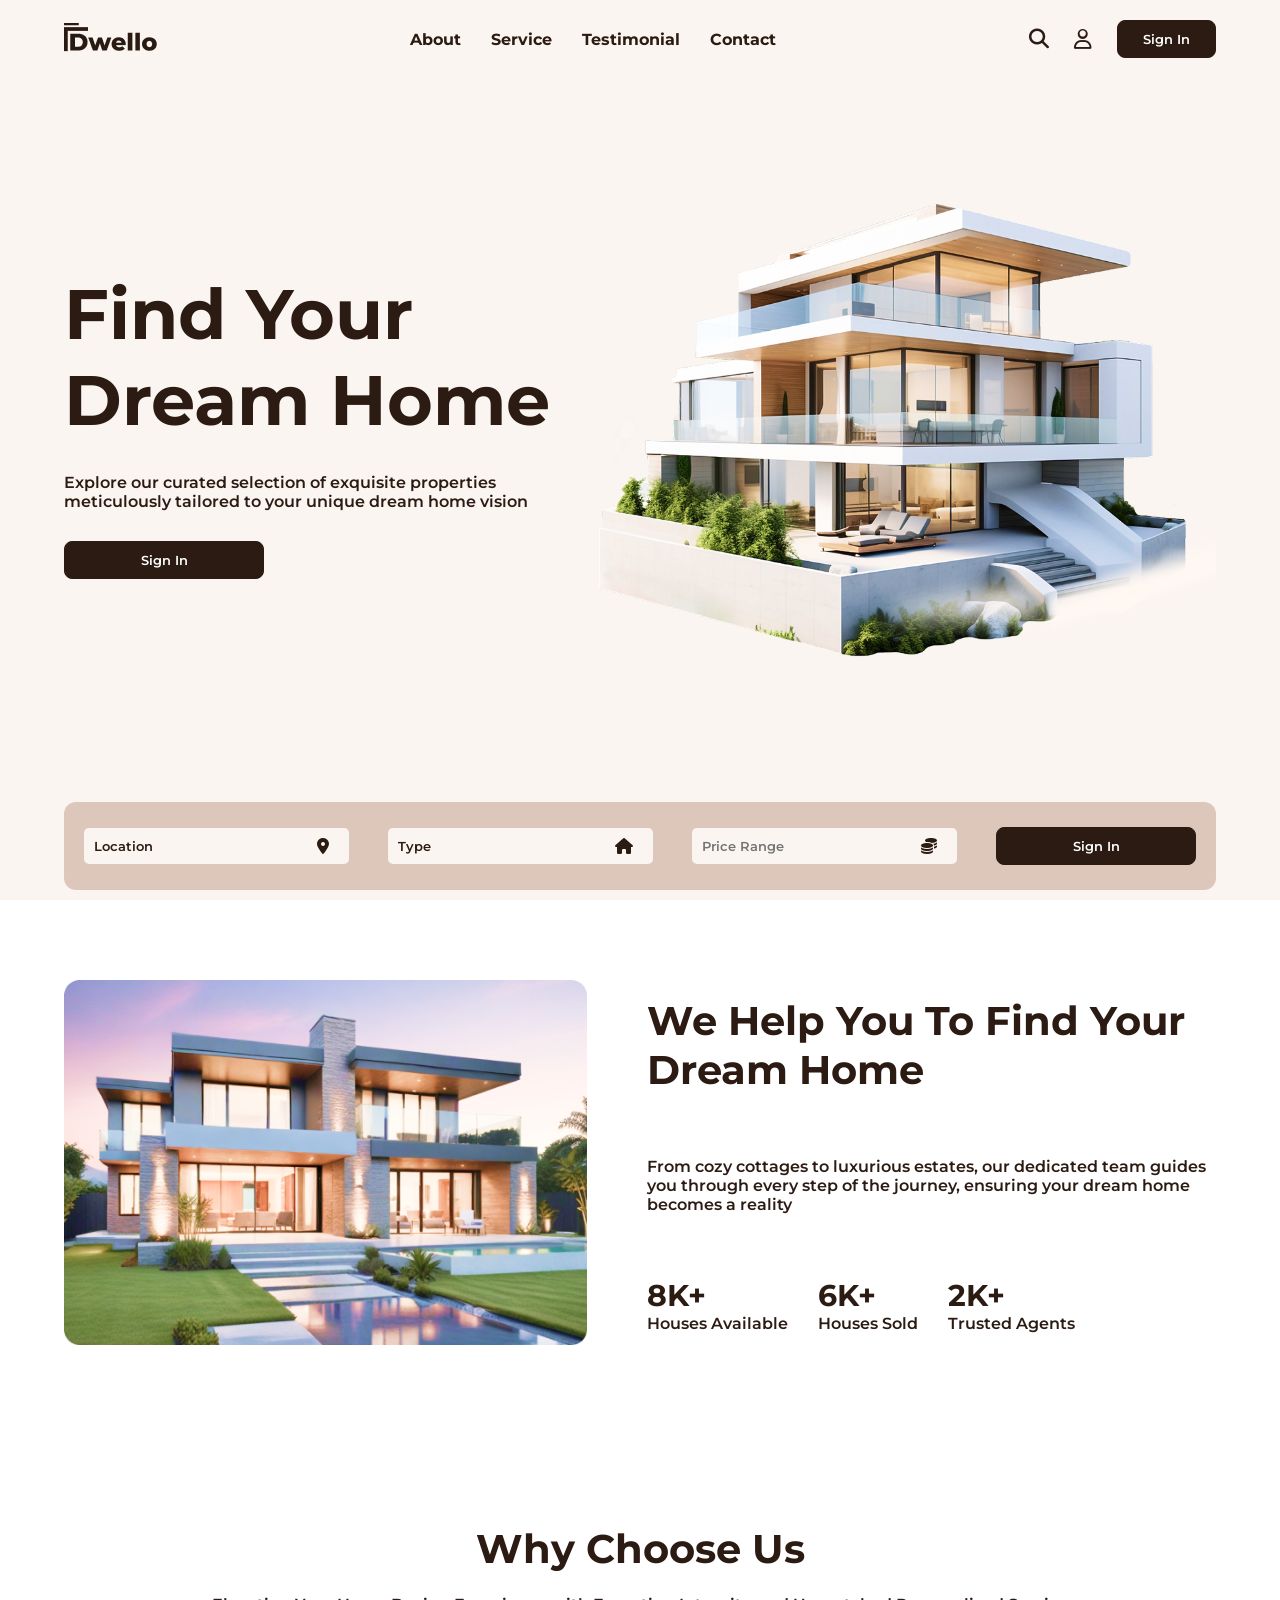
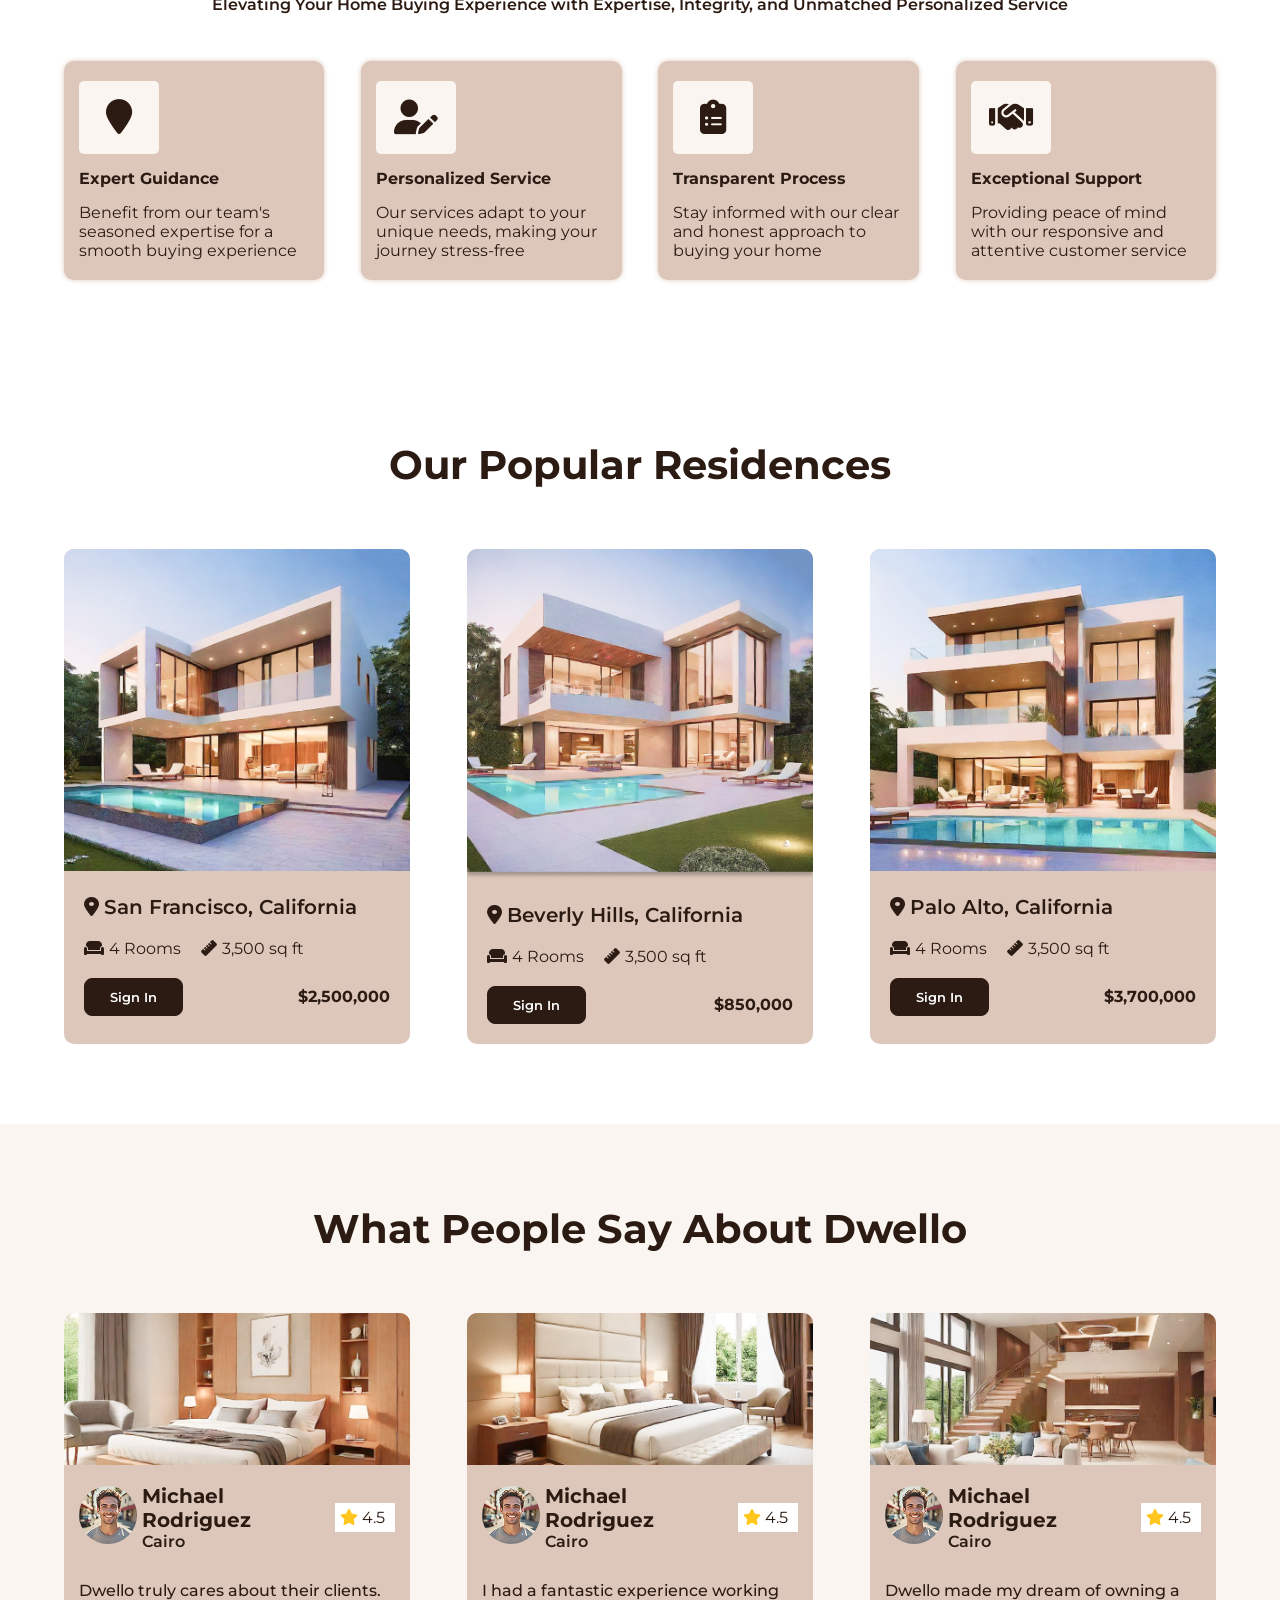
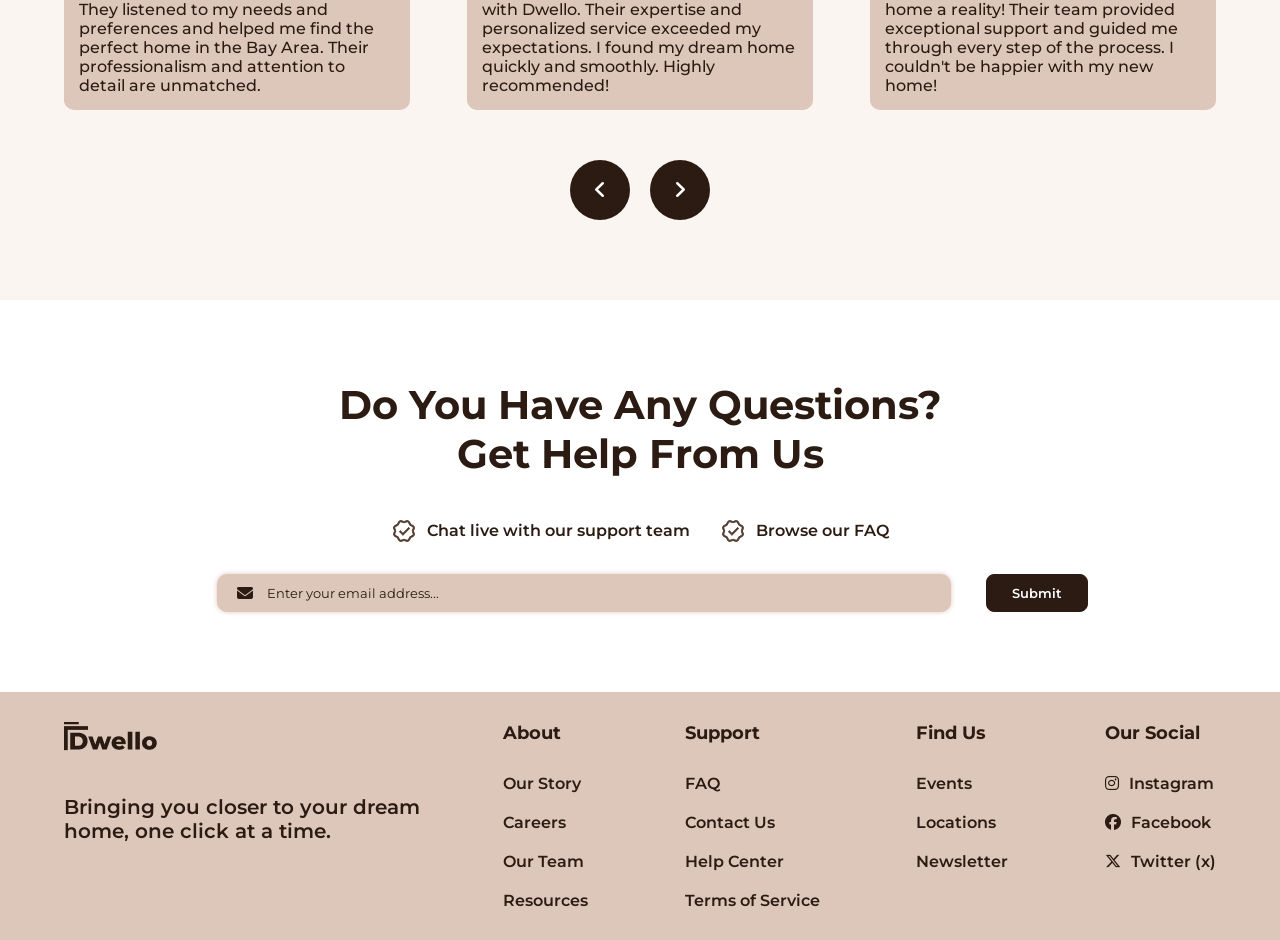
<file: project_1/index.html>
<!doctype html>
<html lang="en">
  <head>
    <meta charset="UTF-8" />
    <meta name="viewport" content="width=device-width, initial-scale=1.0" />
    <title>Dwello</title>
    <link rel="icon" type="image/x-icon" href="images/logo.png" />

    <link rel="preconnect" href="https://fonts.googleapis.com" />
    <link rel="preconnect" href="https://fonts.gstatic.com" crossorigin />
    <link
      href="https://fonts.googleapis.com/css2?family=Montserrat:ital,wght@0,100..900;1,100..900&display=swap"
      rel="stylesheet"
    />
    <link rel="stylesheet" href="css/all.min.css" />
    <link rel="stylesheet" href="css/style.css" />
  </head>
  <body>
    <div class="hero">
      <div class="container">
        <nav>
          <div class="inner">
            <div>
              <img src="images/logo.png" alt="logo" />
            </div>
            <div>
              <ul>
                <li><a href="#about">About</a></li>
                <li><a href="#popular-residences">Service</a></li>
                <li><a href="#testimonial">Testimonial</a></li>
                <li><a href="#contact">Contact</a></li>
              </ul>
            </div>
            <div class="icons">
              <i class="fa-solid fa-magnifying-glass"></i>
              <i class="fa-regular fa-user"></i>
              <button><a href="signIn.html">Sign In</a></button>
            </div>
          </div>
        </nav>
        <div class="hero-content">
          <div class="text">
            <h2>Find Your Dream Home</h2>
            <p>
              Explore our curated selection of exquisite properties meticulously
              tailored to your unique dream home vision
            </p>
            <button><a href="signIn.html">Sign In</a></button>
          </div>
          <div class="image">
            <img src="images/hero image 1.png" alt="hero image" />
          </div>
        </div>
        <div class="form">
          <div class="location">
            <select name="location" id="location">
              <option>Location</option>
              <option value="cairo">Cairo</option>
              <option value="Alexandria">Alexandria</option>
              <option value="Giza">Giza</option>
              <option value="Beheira">Beheira</option>
              <option value="Qena">Qena</option>
              <option value="Luxor">Luxor</option>
              <option value="Aswan">Aswan</option>
            </select>
            <i class="fa-solid fa-location-dot"></i>
          </div>
          <div class="home-type">
            <select name="home-type" id="home-type">
              <option>Type</option>
              <option value="Apartment">Apartment</option>
              <option value="House">House</option>
              <option value="Villa">Villa</option>
              <option value="Studio">Studio</option>
              <option value="Office">Office</option>
            </select>
            <i class="fa-solid fa-house"></i>
          </div>
          <div class="home-price">
            <input
              type="text"
              name="home-price"
              id="home-price"
              placeholder="Price Range"
            />
            <i class="fa-solid fa-coins"></i>
          </div>
          <button><a href="signIn.html">Sign In</a></button>
        </div>
      </div>
    </div>
    <main>
      <section id="about">
        <div class="container">
          <div class="inner">
            <div class="img">
              <img src="images/Mask group.png" alt="about image" />
            </div>
            <div class="about-text">
              <h2>We Help You To Find Your Dream Home</h2>
              <p>
                From cozy cottages to luxurious estates, our dedicated team
                guides you through every step of the journey, ensuring your
                dream home becomes a reality
              </p>
              <div class="about-numbers">
                <div>
                  <p class="number">8K+</p>
                  <p>Houses Available</p>
                </div>
                <div>
                  <p class="number">6K+</p>
                  <p>Houses Sold</p>
                </div>
                <div>
                  <p class="number">2K+</p>
                  <p>Trusted Agents</p>
                </div>
              </div>
            </div>
          </div>
        </div>
      </section>
      <section id="why">
        <div class="container">
          <div class="inner">
            <div class="heading">
              <h2>Why Choose Us</h2>
              <p>
                Elevating Your Home Buying Experience with Expertise, Integrity,
                and Unmatched Personalized Service
              </p>
            </div>
            <div class="content">
              <div class="card">
                <div class="card-logo">
                  <i class="fa-solid fa-location-pin"></i>
                </div>
                <div class="card-content">
                  <h4>Expert Guidance</h4>
                  <p>
                    Benefit from our team's seasoned expertise for a smooth
                    buying experience
                  </p>
                </div>
              </div>
              <div class="card">
                <div class="card-logo">
                  <i class="fa-solid fa-user-pen"></i>
                </div>
                <div class="card-content">
                  <h4>Personalized Service</h4>
                  <p>
                    Our services adapt to your unique needs, making your journey
                    stress-free
                  </p>
                </div>
              </div>
              <div class="card">
                <div class="card-logo">
                  <i class="fa-solid fa-clipboard-list"></i>
                </div>
                <div class="card-content">
                  <h4>Transparent Process</h4>
                  <p>
                    Stay informed with our clear and honest approach to buying
                    your home
                  </p>
                </div>
              </div>
              <div class="card">
                <div class="card-logo">
                  <i class="fa-solid fa-handshake"></i>
                </div>
                <div class="card-content">
                  <h4>Exceptional Support</h4>
                  <p>
                    Providing peace of mind with our responsive and attentive
                    customer service
                  </p>
                </div>
              </div>
            </div>
          </div>
        </div>
      </section>
      <section id="popular-residences">
        <div class="container">
          <div class="inner">
            <div class="heading">
              <h2>Our Popular Residences</h2>
            </div>
            <div class="cards">
              <div class="card">
                <div class="img">
                  <img src="images/popular_1.png" alt="Villa image" />
                </div>
                <div class="card-content">
                  <div class="card-heading">
                    <i class="fa-solid fa-location-dot"></i>
                    <p>San Francisco, California</p>
                  </div>
                  <div class="content">
                    <div class="rooms">
                      <i class="fa-solid fa-couch"></i>
                      <p>4 Rooms</p>
                    </div>
                    <div class="area">
                      <i class="fa-solid fa-ruler"></i>
                      <p>3,500 sq ft</p>
                    </div>
                  </div>
                  <div class="price">
                    <button><a href="signIn.html">Sign In</a></button>
                    <p>$2,500,000</p>
                  </div>
                </div>
              </div>
              <div class="card">
                <div class="img">
                  <img src="images/popular_2.png" alt="Villa image" />
                </div>
                <div class="card-content">
                  <div class="card-heading">
                    <i class="fa-solid fa-location-dot"></i>
                    <p>Beverly Hills, California</p>
                  </div>
                  <div class="content">
                    <div class="rooms">
                      <i class="fa-solid fa-couch"></i>
                      <p>4 Rooms</p>
                    </div>
                    <div class="area">
                      <i class="fa-solid fa-ruler"></i>
                      <p>3,500 sq ft</p>
                    </div>
                  </div>
                  <div class="price">
                    <button><a href="signIn.html">Sign In</a></button>
                    <p>$850,000</p>
                  </div>
                </div>
              </div>
              <div class="card">
                <div class="img">
                  <img src="images/popular_3.png" alt="Villa image" />
                </div>
                <div class="card-content">
                  <div class="card-heading">
                    <i class="fa-solid fa-location-dot"></i>
                    <p>Palo Alto, California</p>
                  </div>
                  <div class="content">
                    <div class="rooms">
                      <i class="fa-solid fa-couch"></i>
                      <p>4 Rooms</p>
                    </div>
                    <div class="area">
                      <i class="fa-solid fa-ruler"></i>
                      <p>3,500 sq ft</p>
                    </div>
                  </div>
                  <div class="price">
                    <button><a href="signIn.html">Sign In</a></button>
                    <p>$3,700,000</p>
                  </div>
                </div>
              </div>
            </div>
          </div>
        </div>
      </section>
      <section id="testimonial">
        <div class="container">
          <div class="inner">
            <div class="heading">
              <h2>What People Say About Dwello</h2>
            </div>
            <div class="cards">
              <div class="card">
                <div class="img">
                  <img src="images/testimonial (1).png" alt="room image" />
                </div>
                <div class="content">
                  <div class="card-heading">
                    <div class="person-data">
                      <div class="person-img">
                        <img src="images/person.png" alt="person" />
                      </div>
                      <div>
                        <p class="name">Michael Rodriguez</p>
                        <div class="governorate">
                          <p>Cairo</p>
                        </div>
                      </div>
                    </div>
                    <div class="rating">
                      <p><i class="fa-solid fa-star"></i> 4.5</p>
                    </div>
                  </div>
                  <div class="card-content">
                    <p>
                      Dwello truly cares about their clients. They listened to
                      my needs and preferences and helped me find the perfect
                      home in the Bay Area. Their professionalism and attention
                      to detail are unmatched.
                    </p>
                  </div>
                </div>
              </div>
              <div class="card">
                <div class="img">
                  <img src="images/testimonial (2).png" alt="room image" />
                </div>
                <div class="content">
                  <div class="card-heading">
                    <div class="person-data">
                      <div class="person-img">
                        <img src="images/person.png" alt="person" />
                      </div>
                      <div>
                        <p class="name">Michael Rodriguez</p>
                        <div class="governorate">
                          <p>Cairo</p>
                        </div>
                      </div>
                    </div>
                    <div class="rating">
                      <p><i class="fa-solid fa-star"></i> 4.5</p>
                    </div>
                  </div>
                  <div class="card-content">
                    <p>
                      I had a fantastic experience working with Dwello. Their
                      expertise and personalized service exceeded my
                      expectations. I found my dream home quickly and smoothly.
                      Highly recommended!
                    </p>
                  </div>
                </div>
              </div>
              <div class="card">
                <div class="img">
                  <img src="images/testimonial (3).png" alt="room image" />
                </div>
                <div class="content">
                  <div class="card-heading">
                    <div class="person-data">
                      <div class="person-img">
                        <img src="images/person.png" alt="person" />
                      </div>
                      <div>
                        <p class="name">Michael Rodriguez</p>
                        <div class="governorate">
                          <p>Cairo</p>
                        </div>
                      </div>
                    </div>
                    <div class="rating">
                      <p><i class="fa-solid fa-star"></i> 4.5</p>
                    </div>
                  </div>
                  <div class="card-content">
                    <p>
                      Dwello made my dream of owning a home a reality! Their
                      team provided exceptional support and guided me through
                      every step of the process. I couldn't be happier with my
                      new home!
                    </p>
                  </div>
                </div>
              </div>
            </div>
            <div class="carsoul">
              <div class="left"><i class="fa-solid fa-angle-left"></i></div>
              <div class="right"><i class="fa-solid fa-angle-right"></i></div>
            </div>
          </div>
        </div>
      </section>
      <section id="contact">
        <div class="inner">
          <div class="heading">
            <h2>Do You Have Any Questions?</h2>
            <h2>Get Help From Us</h2>
          </div>
          <div class="verfication">
            <div>
              <img
                src="images/icons8-verified-account-96 1.png"
                alt="verfication"
              />
              <p>Chat live with our support team</p>
            </div>
            <div>
              <img
                src="images/icons8-verified-account-96 1.png"
                alt="verfication"
              />
              <p>Browse our FAQ</p>
            </div>
          </div>
          <div class="contact-form">
            <div class="email">
              <input
                type="email"
                name="email"
                id="email"
                placeholder="Enter your email address..."
              />
              <i class="fa-solid fa-envelope"></i>
            </div>
            <button>Submit</button>
          </div>
        </div>
      </section>
    </main>
    <footer>
      <div class="container">
        <div class="inner">
          <div class="left">
            <div class="img">
              <img src="images/logo.png" alt="logo" />
            </div>
            <p>Bringing you closer to your dream home, one click at a time.</p>
          </div>
          <div class="right">
            <div class="about">
              <h5>About</h5>
              <ul>
                <li>Our Story</li>
                <li>Careers</li>
                <li>Our Team</li>
                <li>Resources</li>
              </ul>
            </div>
            <div class="support">
              <h5>Support</h5>
              <ul>
                <li>FAQ</li>
                <li>Contact Us</li>
                <li>Help Center</li>
                <li>Terms of Service</li>
              </ul>
            </div>
            <div class="find-us">
              <h5>Find Us</h5>
              <ul>
                <li>Events</li>
                <li>Locations</li>
                <li>Newsletter</li>
              </ul>
            </div>
            <div class="social">
              <h5>Our Social</h5>
              <ul>
                <li><i class="fa-brands fa-instagram"></i>Instagram</li>
                <li><i class="fa-brands fa-facebook"></i>Facebook</li>
                <li><i class="fa-brands fa-x-twitter"></i>Twitter (x)</li>
              </ul>
            </div>
          </div>
        </div>
      </div>
    </footer>
  </body>
</html>
</file>
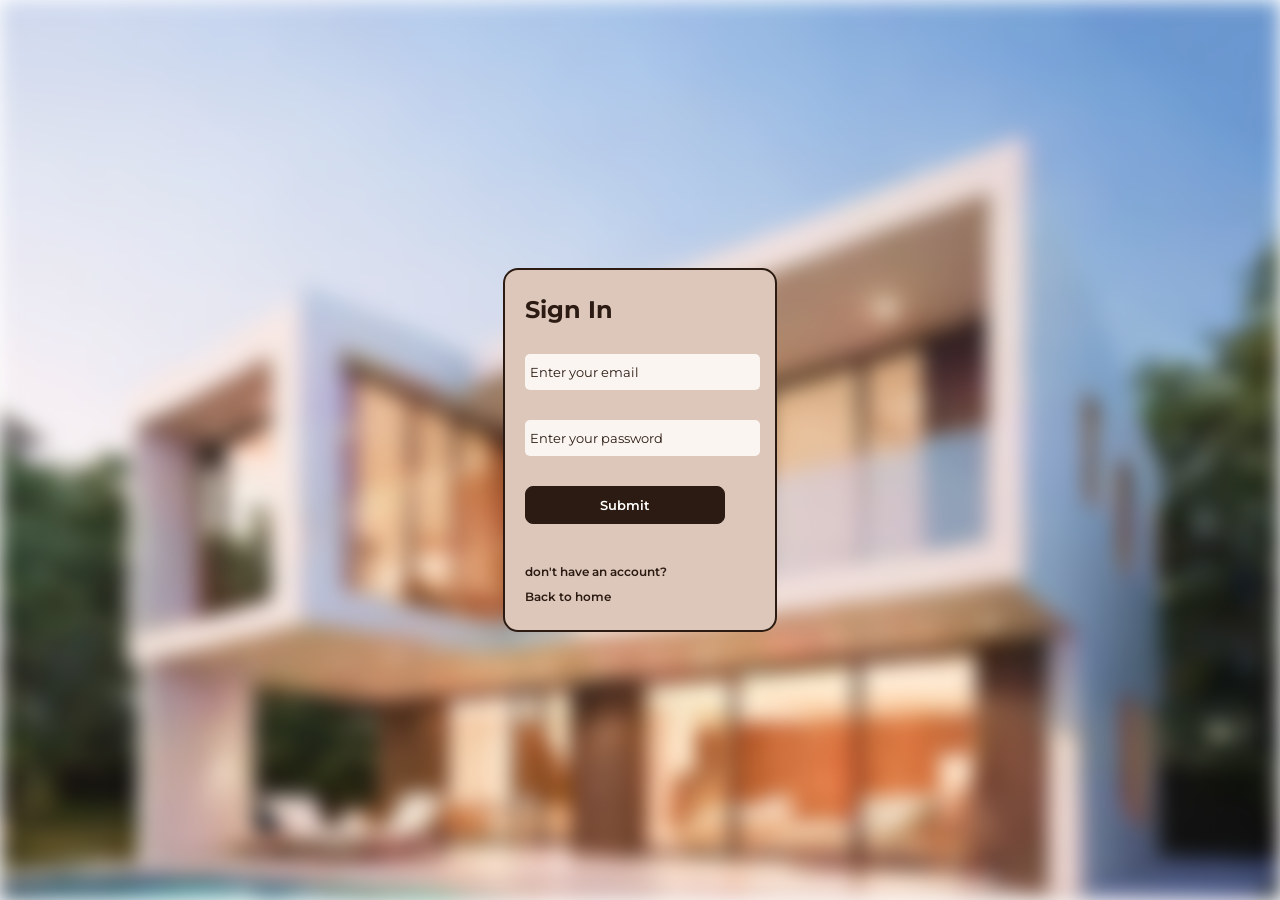
<file: project_1/signIn.html>
<!doctype html>
<html lang="en">
  <head>
    <meta charset="UTF-8" />
    <meta name="viewport" content="width=device-width, initial-scale=1.0" />
    <title>Dwello</title>
    <link rel="icon" type="image/x-icon" href="images/logo.png" />

    <link rel="preconnect" href="https://fonts.googleapis.com" />
    <link rel="preconnect" href="https://fonts.gstatic.com" crossorigin />
    <link
      href="https://fonts.googleapis.com/css2?family=Montserrat:ital,wght@0,100..900;1,100..900&display=swap"
      rel="stylesheet"
    />
    <link rel="stylesheet" href="css/all.min.css" />
    <link rel="stylesheet" href="css/style.css" />
  </head>
  <body>
    <form>
      <div class="inner sign-in">
        <h2>Sign In</h2>
        <div class="email">
          <input
            type="email"
            name="email"
            id="email"
            placeholder="Enter your email"
          />
        </div>
        <div class="password">
          <input
            type="password"
            name="password"
            id="password"
            placeholder="Enter your password"
          />
        </div>
        <button>Submit</button>
        <div>
          <a href="signUp.html">don't have an account?</a>
          <a href="index.html">Back to home</a>
        </div>
      </div>
    </form>
  </body>
</html>
</file>
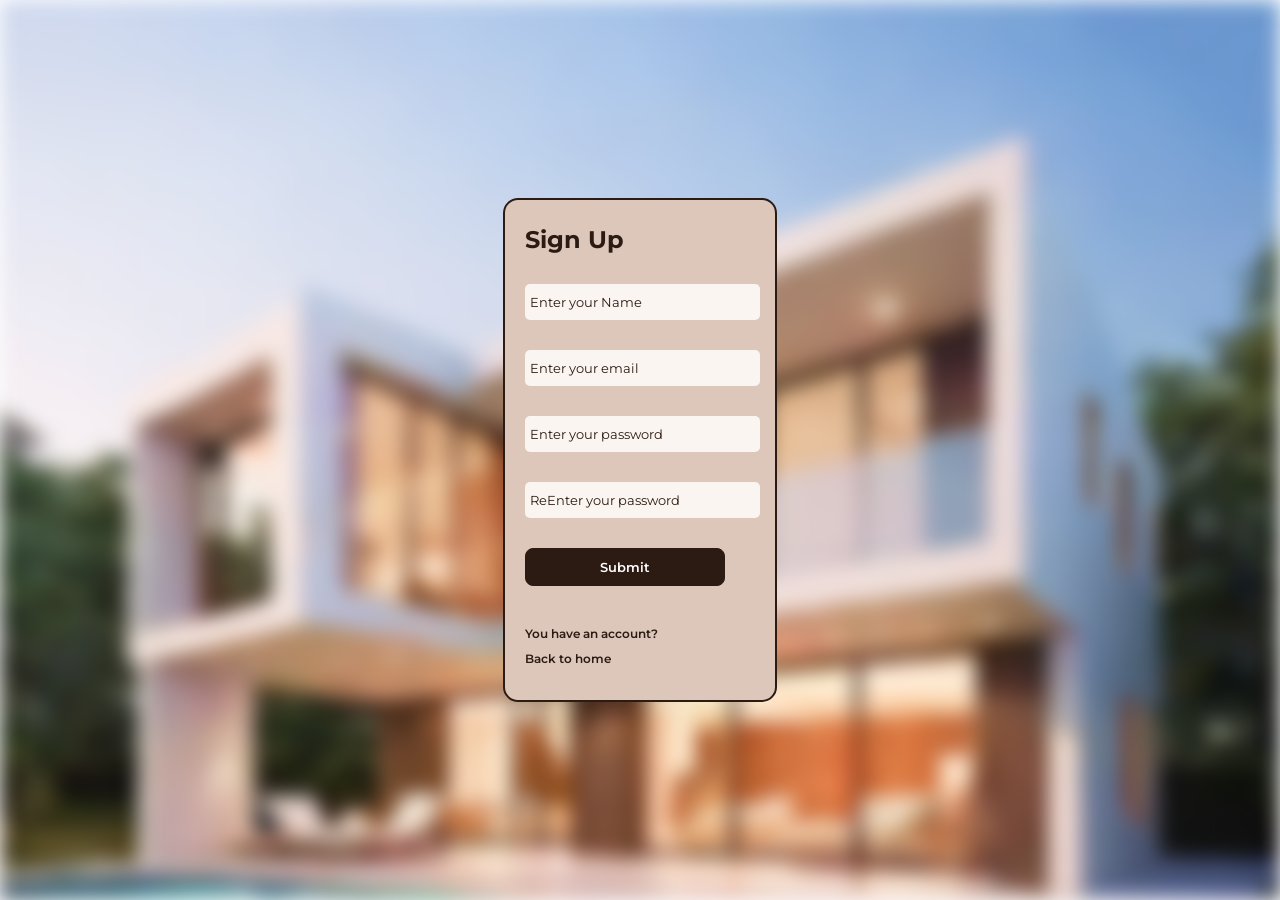
<file: project_1/signUp.html>
<!doctype html>
<html lang="en">
  <head>
    <meta charset="UTF-8" />
    <meta name="viewport" content="width=device-width, initial-scale=1.0" />
    <title>Dwello</title>
    <link rel="icon" type="image/x-icon" href="images/logo.png" />

    <link rel="preconnect" href="https://fonts.googleapis.com" />
    <link rel="preconnect" href="https://fonts.gstatic.com" crossorigin />
    <link
      href="https://fonts.googleapis.com/css2?family=Montserrat:ital,wght@0,100..900;1,100..900&display=swap"
      rel="stylesheet"
    />
    <link rel="stylesheet" href="css/all.min.css" />
    <link rel="stylesheet" href="css/style.css" />
  </head>
  <body>
    <form>
      <div class="inner">
        <h2>Sign Up</h2>
        <div class="name">
          <input
            type="text"
            name="userName"
            id="userName"
            placeholder="Enter your Name"
          />
        </div>
        <div class="email">
          <input
            type="email"
            name="email"
            id="email"
            placeholder="Enter your email"
          />
        </div>
        <div class="password">
          <input
            type="password"
            name="password"
            id="password"
            placeholder="Enter your password"
          />
        </div>
        <div class="rePassword">
          <input
            type="password"
            name="rePassword"
            id="rePassword"
            placeholder="ReEnter your password"
          />
        </div>
        <button>Submit</button>
        <div>
          <a href="signIn.html">You have an account?</a>
          <a href="index.html">Back to home</a>
        </div>
      </div>
    </form>
  </body>
</html>
</file>
<file: project_1/css/style.css>
/* global */
* {
  margin: 0;
  padding: 0;
  list-style: none;
  font-family: "Montserrat", sans-serif;
  color: var(--main-color);
}
html {
  scroll-behavior: smooth;
}
body {
  min-height: 100vh;
}
:root {
  --main-color: #2b1b12;
  --second-color: #ddc7bb;
  --third-color: #fbf5f1;
  --forth-color: #fff;
  --transition: 0.3s;
}
ul {
  list-style: none;
}
a {
  text-decoration: none;
}
.container {
  width: 90%;
  margin: auto;
}
section {
  padding-block: 80px;
}
section h2 {
  font-size: 40px;
}
@media screen and (max-width: 767px) {
  .container {
    width: 100%;
  }
}
@media screen and (max-width: 991px) {
  section h2 {
    font-size: 30px;
  }
}
button {
  background-color: var(--main-color);
  color: white;
  border: none;
  border-radius: 8px;
  padding: 10px 25px;
  border: 1px solid var(--main-color);
  font-weight: 600;
  max-width: 200px;
  transition: var(--transition);
  cursor: pointer;
}
button a {
  color: white;
}
button:hover {
  border: 1px solid var(--main-color);
  background-color: var(--third-color);
  color: var(--main-color);
}
button:hover a {
  color: var(--main-color);
}
select {
  appearance: none;
}
/* hero */
.hero {
  background-color: var(--third-color);
  overflow: hidden;
  position: relative;
  min-height: 100vh;
}
/* navbar */
nav {
  margin-block: 20px;
}
nav .inner {
  display: flex;
  justify-content: space-between;
  align-items: center;
}
nav .inner ul {
  display: flex;
  align-items: center;
  gap: 30px;
  font-weight: bold;
}
nav .inner li {
  position: relative;
  cursor: pointer;
}
nav .inner li::after {
  content: "";
  position: absolute;
  width: 100%;
  height: 3px;
  left: 0;
  bottom: -5px;
  background-color: var(--main-color);
  display: none;
}
nav .inner li:hover::after {
  display: block;
}
nav .icons {
  display: flex;
  gap: 25px;
  align-items: center;
  i {
    font-size: 20px;
    cursor: pointer;
  }
}
@media screen and (max-width: 676px) {
  nav .inner {
    flex-direction: column;
    gap: 15px;
  }
  nav .inner ul {
    gap: 15px;
  }
}
/* hero-content */
.hero-content {
  display: flex;
  align-items: center;
  justify-content: space-between;
}
.hero-content .text {
  display: flex;
  flex-direction: column;
  gap: 30px;
  h2 {
    font-size: 70px;
    font-weight: bolder;
  }
  p {
    font-weight: 600;
  }
}
.hero-content .image {
  width: 100%;
}
.hero-content .image img {
  width: 100%;
  animation: onload 3s ease;
}
@keyframes onload {
  from {
    transform: translateX(200px);
    opacity: 0;
  }
  to {
    transform: translate(0);
    opacity: 1;
  }
}
@media screen and (max-width: 900px) {
  .hero-content .text h2 {
    font-size: 40px;
  }
}
@media screen and (max-width: 767px) {
  nav {
    margin-bottom: 70px;
  }
  .hero-content {
    flex-direction: column;
  }
}
/* form */
.hero .form {
  background-color: var(--second-color);
  padding: 25px 20px;
  margin-top: 30px;
  border-radius: 12px;
  display: flex;
  align-items: center;
  justify-content: space-between;
}
.hero .form > * {
  width: 22%;
  position: relative;
}
.hero .form select,
.hero .form input {
  padding: 10px;
  border-radius: 5px;
  border: none;
  background-color: var(--third-color);
  position: relative;
  width: 100%;
}
.hero .form select {
  width: calc(100% + 20px);
}
.hero .form select:focus-visible,
.hero .form input:focus-visible {
  border: none;
  outline: none;
}
.hero .form select:first-child {
  font-weight: 600;
}
.hero .form input::placeholder {
  font-weight: 600;
}
.hero .form i {
  position: absolute;
  top: 50%;
  right: 0;
  transform: translateY(-50%);
}
@media screen and (max-width: 676px) {
  .hero .form {
    flex-direction: column;
  }
  .hero .form > * {
    width: 90%;
    margin-block: 10px;
  }
}
/* about */
#about .inner {
  display: flex;
  justify-content: space-between;
  gap: 60px;
}
#about .img {
  width: 100%;
}
#about .img img {
  width: 100%;
}
#about .about-text {
  display: flex;
  justify-content: space-around;
  gap: 30px;
  flex-direction: column;
}
#about .about-text p {
  font-weight: 600;
}
#about .about-numbers p.number {
  font-size: 30px;
  font-weight: bold;
}
#about .about-numbers {
  display: flex;
  gap: 30px;
}
@media screen and (max-width: 991px) {
  #about .inner {
    flex-direction: column-reverse;
  }
  #about .img {
    width: 80%;
    margin: auto;
  }
  #about .about-text {
    align-items: center;
    text-align: center;
  }
}
/* why */
#why .heading {
  text-align: center;
  line-height: 2;
  margin-bottom: 40px;
}
#why .heading p {
  font-weight: 600;
  margin: auto;
}
#why .content {
  display: flex;
  justify-content: space-between;
  gap: 25px;
}
#why .content .card {
  width: 20%;
  padding: 20px 15px;
  background-color: var(--second-color);
  border-radius: 10px;
  box-shadow: 0 0 5px var(--second-color);
  transition: var(--transition);
}
#why .content .card:hover {
  transform: translateY(-10px);
}
#why .content .card-logo {
  padding: 15px 10px;
  border-radius: 5px;
  background-color: var(--third-color);
  width: fit-content;
  min-width: 60px;
  text-align: center;
  font-size: 35px;
}
#why .content .card-content {
  margin-top: 15px;
  display: flex;
  flex-direction: column;
  gap: 15px;
}

@media screen and (max-width: 676px) {
  #why .content {
    flex-direction: column;
    align-items: center;
  }
  #why .content .card {
    width: 80%;
  }
}
/* popular-residences */
#popular-residences .heading {
  text-align: center;
  margin-bottom: 60px;
}
#popular-residences .cards {
  display: flex;
  justify-content: space-between;
  gap: 25px;
}
#popular-residences .card {
  border-radius: 10px;
  overflow: hidden;
  background-color: var(--second-color);
  width: 30%;
  img {
    width: 100%;
  }
}
#popular-residences .card .card-content {
  padding: 20px;
}
#popular-residences .card-heading {
  font-weight: 600;
  font-size: 20px;
  display: flex;
  gap: 5px;
  align-items: baseline;
  margin-bottom: 20px;
}
#popular-residences .content {
  display: flex;
  align-items: baseline;
  gap: 20px;
  margin-bottom: 20px;
  div {
    display: flex;
    align-items: baseline;
    gap: 5px;
  }
}
#popular-residences .price {
  display: flex;
  align-items: baseline;
  justify-content: space-between;
  font-weight: bold;
}
@media screen and (max-width: 991px) {
  #popular-residences .cards {
    flex-direction: column;
    align-items: center;
    .card {
      width: 80%;
    }
  }
}
/* testimonial */
#testimonial {
  background-color: var(--third-color);
}
#testimonial .heading {
  text-align: center;
  margin-bottom: 60px;
}
#testimonial .cards {
  display: flex;
  justify-content: space-between;
  gap: 30px;
}
#testimonial .card {
  width: 30%;
  border-radius: 10px;
  overflow: hidden;
  background-color: var(--second-color);
}
#testimonial .card .content {
  padding: 15px;
}
#testimonial .card .img img {
  width: 100%;
}
#testimonial .card-heading {
  display: flex;
  justify-content: space-between;
  align-items: center;
}
#testimonial .person-data {
  display: flex;
  gap: 5px;
  align-items: center;
}
#testimonial .person-data img {
  border-radius: 50%;
}
#testimonial p.name {
  font-weight: bold;
  font-size: 20px;
}
#testimonial .governorate {
  font-weight: 600;
}
#testimonial .rating {
  background-color: var(--forth-color);
  padding: 5px;
  min-width: 50px;
  i {
    color: #ffc71e;
  }
}
#testimonial .card-content {
  font-weight: 500;
  margin-top: 30px;
}
#testimonial .carsoul {
  width: 260px;
  margin: auto;
  display: flex;
  justify-content: center;
  gap: 20px;
  margin-top: 50px;
}
#testimonial .carsoul div {
  background-color: var(--main-color);
  display: flex;
  justify-content: center;
  align-items: center;
  width: 60px;
  height: 60px;
  border-radius: 50%;
  cursor: pointer;
  i {
    color: var(--forth-color);
    font-size: 20px;
  }
}
@media screen and (max-width: 991px) {
  #testimonial .cards {
    flex-direction: column;
    align-items: center;
  }
  #testimonial .card {
    width: 80%;
  }
}
/* contact */
#contact .inner {
  width: 70%;
  margin: auto;
  text-align: center;
}
#contact .heading {
  margin-bottom: 40px;
}
#contact .verfication {
  display: flex;
  align-items: center;
  justify-content: center;
  gap: 30px;
  margin-bottom: 30px;
  div {
    display: flex;
    align-items: center;
    gap: 10px;
    font-weight: 600;
  }
}
#contact .contact-form {
  display: flex;
  align-items: center;
  gap: 10px;
}
#contact .email {
  width: 100%;
  position: relative;
  i {
    position: absolute;
    left: 45px;
    top: 50%;
    transform: translateY(-50%);
  }
}
#contact input {
  width: calc(100% - 100px);
  height: 38px;
  padding-left: 50px;
  border-radius: 10px;
  border: none;
  box-shadow: 0 0 5px var(--second-color);
  background-color: var(--second-color);
}
#contact input::placeholder {
  color: var(--main-color);
}
#contact input:focus {
  outline: none;
}
@media screen and (max-width: 600px) {
  #contact .inner {
    width: 100%;
  }
  #contact .verfication {
    flex-direction: column;
  }
  #contact .contact-form {
    flex-direction: column;
  }
}
/* footer */
footer {
  background-color: var(--second-color);
  padding-block: 30px;
}
footer .inner {
  display: flex;
  justify-content: space-between;
  gap: 50px;
}
footer .left p {
  font-weight: 600;
  font-size: 20px;
  margin-top: 40px;
}
footer .right {
  display: flex;
  justify-content: space-between;
  gap: 40px;
  width: 100%;
}
footer .right h5 {
  font-weight: bold;
  font-size: 18px;
  margin-bottom: 30px;
}
footer .right ul {
  display: flex;
  flex-direction: column;
  gap: 20px;
}
footer .right li {
  font-weight: 600;
  position: relative;
  cursor: pointer;
  width: fit-content;
  i {
    margin-right: 10px;
  }
}
footer .right li::after {
  content: "";
  position: absolute;
  width: 100%;
  height: 2px;
  background-color: var(--main-color);
  left: 0;
  bottom: -5px;
  visibility: hidden;
}
footer .right li:hover::after {
  visibility: visible;
}
@media screen and (max-width: 676px) {
  footer .inner {
    flex-direction: column;
  }
}
@media screen and (max-width: 500px) {
  footer .inner .right {
    flex-direction: column;
  }
}

/* sign in & sign up */
form {
  position: relative;
  z-index: 1;
  height: 100vh;
  display: flex;
  justify-content: center;
  align-items: center;
}

form::before {
  content: "";
  position: absolute;
  top: 0;
  left: 0;
  right: 0;
  bottom: 0;
  height: 100%;
  background-image: url(../images/popular_1.png);
  background-size: cover;
  filter: blur(10px);
  z-index: -1;
}
form .inner {
  position: relative;
  z-index: 2;
  background-color: var(--second-color);
  height: 450px;
  width: 250px;
  padding: 25px 0 25px 20px;
  border: 2px solid var(--main-color);
  border-radius: 15px;
  display: flex;
  flex-direction: column;
  gap: 30px;
  animation: onload-form 1s ease; 
}
@keyframes onload-form {
  from {
    transform: translateY(-50px);
    opacity: 0;
  }
  to {
    transform: translateY(0);
    opacity: 1;
  }
}
form .inner input {
  padding: 10px 5px;
  width: 225px;
  background-color: var(--third-color);
  border: none;
  border-radius: 5px;
}
form .inner input:focus-visible {
  outline: none;
}
form .inner input::placeholder {
  color: var(--main-color);
}
form .sign-in {
  height: 310px;
}
form .inner a {
  font-size: 12px;
  font-weight: 600;
  display: block;
  margin-block: 10px;
}
</file>
